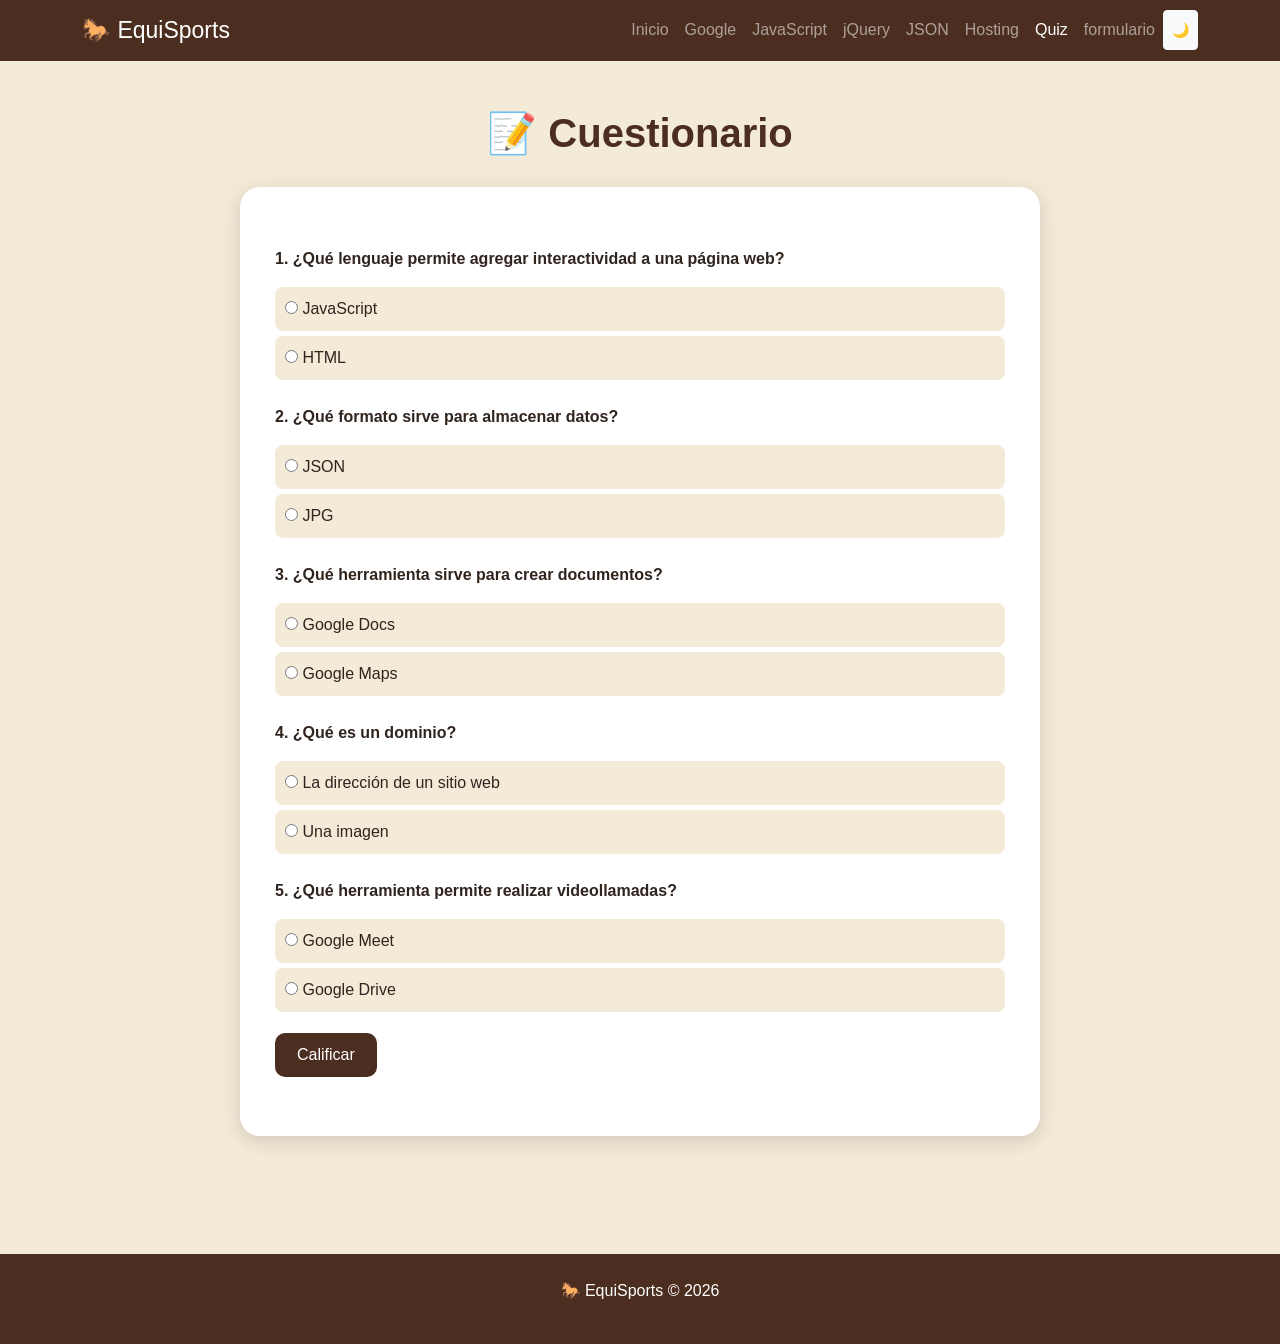
<file: cuestionario.html>
<!DOCTYPE html>
<html lang="es">

<head>

<meta charset="UTF-8">
<meta name="viewport" content="width=device-width, initial-scale=1.0">

<title>Cuestionario | EquiSports</title>

<link href="https://cdn.jsdelivr.net/npm/bootstrap@5.3.3/dist/css/bootstrap.min.css" rel="stylesheet">

<link rel="stylesheet" href="style.css">

</head>

<body>

<nav class="navbar navbar-expand-lg navbar-dark navbar-equi">

<div class="container">

<a class="navbar-brand" href="index.html">🐎 EquiSports</a>

<div class="navbar-nav ms-auto">

<a class="nav-link" href="index.html">Inicio</a>
<a class="nav-link" href="google.html">Google</a>
<a class="nav-link" href="javascript.html">JavaScript</a>
<a class="nav-link" href="jquery.html">jQuery</a>
<a class="nav-link" href="json.html">JSON</a>
<a class="nav-link" href="hosting.html">Hosting</a>
<a class="nav-link active" href="cuestionario.html">Quiz</a>
 <li class="nav-item">
                    <a class="nav-link" href="formularo.html">formulario</a>
                </li>

<button class="btn btn-light btn-sm" onclick="cambiarModo()">🌙</button>

</div>

</div>

</nav>


<section class="container py-5">

<h1 class="text-center titulo">📝 Cuestionario</h1>

<div class="quiz-box">

<form id="quiz">

<p><strong>1. ¿Qué lenguaje permite agregar interactividad a una página web?</strong></p>

<label>
<input type="radio" name="p1" value="1">
JavaScript
</label>

<label>
<input type="radio" name="p1" value="0">
HTML
</label>


<p><strong>2. ¿Qué formato sirve para almacenar datos?</strong></p>

<label>
<input type="radio" name="p2" value="1">
JSON
</label>

<label>
<input type="radio" name="p2" value="0">
JPG
</label>


<p><strong>3. ¿Qué herramienta sirve para crear documentos?</strong></p>

<label>
<input type="radio" name="p3" value="1">
Google Docs
</label>

<label>
<input type="radio" name="p3" value="0">
Google Maps
</label>


<p><strong>4. ¿Qué es un dominio?</strong></p>

<label>
<input type="radio" name="p4" value="1">
La dirección de un sitio web
</label>

<label>
<input type="radio" name="p4" value="0">
Una imagen
</label>


<p><strong>5. ¿Qué herramienta permite realizar videollamadas?</strong></p>

<label>
<input type="radio" name="p5" value="1">
Google Meet
</label>

<label>
<input type="radio" name="p5" value="0">
Google Drive
</label>


<button type="button" class="btn btn-equi mt-3"
onclick="calificar()">

Calificar

</button>

</form>

<h3 id="resultado" class="text-center mt-4"></h3>

</div>

</section>


<footer>
<p>🐎 EquiSports © 2026</p>
</footer>

<script src="https://cdn.jsdelivr.net/npm/bootstrap@5.3.3/dist/js/bootstrap.bundle.min.js"></script>
<script src="script.jse"></script>

</body>
</html>
</file>
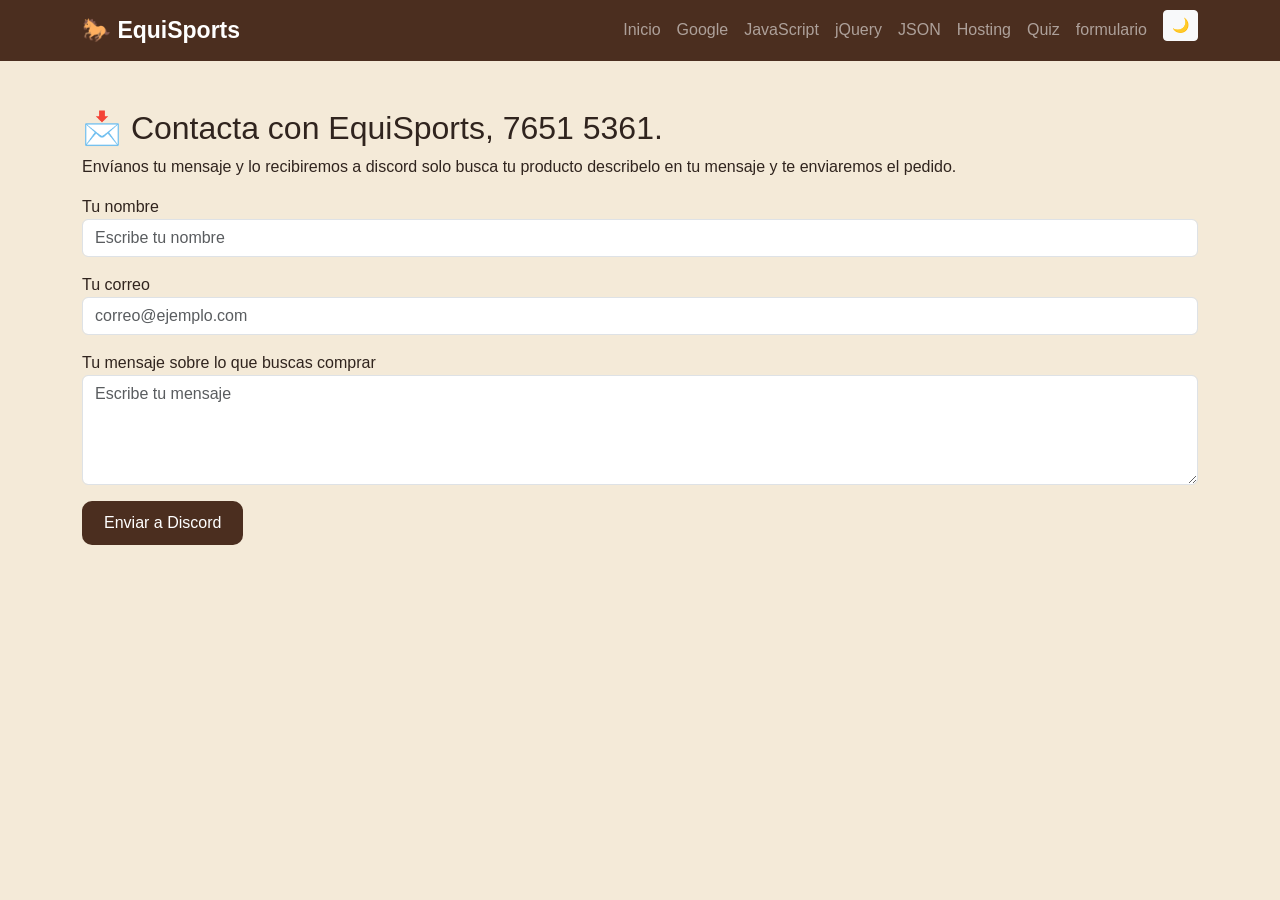
<file: formularo.html>
<!DOCTYPE html>
<html lang="es">
<head>
    <meta charset="UTF-8">
    <meta name="viewport" content="width=device-width, initial-scale=1.0">

    <title>EquiSports | Inicio</title>

    <link href="https://cdn.jsdelivr.net/npm/bootstrap@5.3.3/dist/css/bootstrap.min.css" rel="stylesheet">
    <link rel="stylesheet" href="style.css">
</head>

<body>

<nav class="navbar navbar-expand-lg navbar-dark navbar-equi sticky-top">
    <div class="container">

        <a class="navbar-brand fw-bold" href="index.html">
            🐎 EquiSports
        </a>

        <button class="navbar-toggler" type="button" data-bs-toggle="collapse"
            data-bs-target="#menu">
            <span class="navbar-toggler-icon"></span>
        </button>

        <div class="collapse navbar-collapse" id="menu">

            <ul class="navbar-nav ms-auto">

                <li class="nav-item">
                    <a class="nav-link" href="index.html">Inicio</a>
                </li>

                <li class="nav-item">
                    <a class="nav-link" href="google.html">Google</a>
                </li>

                <li class="nav-item">
                    <a class="nav-link" href="javascript.html">JavaScript</a>
                </li>

                <li class="nav-item">
                    <a class="nav-link" href="jquery.html">jQuery</a>
                </li>

                <li class="nav-item">
                    <a class="nav-link" href="json.html">JSON</a>
                </li>

                <li class="nav-item">
                    <a class="nav-link" href="hosting.html">Hosting</a>
                </li>

                <li class="nav-item">
                    <a class="nav-link" href="cuestionario.html">Quiz</a>
                </li>
                <li class="nav-item">
                    <a class="nav-link" href="formularo.html">formulario</a>
                </li>

                <li class="nav-item">
                    <button class="btn btn-light btn-sm ms-lg-2" onclick="cambiarModo()">
                        🌙
                    </button>
                </li>

            </ul>

        </div>
    </div>
</nav>

<section class="container py-5" id="contacto">
    <div class="formulario-discord">
        <h2>📩 Contacta con EquiSports,  7651 5361.</h2>
        <p>Envíanos tu mensaje y lo recibiremos a discord solo busca tu producto describelo en tu mensaje y te enviaremos el pedido.</p>

        <form id="formDiscord">
            <label for="nombre">Tu nombre</label>
            <input type="text" id="nombre" class="form-control mb-3"
                placeholder="Escribe tu nombre" required>

            <label for="correo">Tu correo</label>
            <input type="email" id="correo" class="form-control mb-3"
                placeholder="correo@ejemplo.com" required>

            <label for="mensaje">Tu mensaje sobre lo que buscas comprar</label>
            <textarea id="mensaje" class="form-control mb-3"
                placeholder="Escribe tu mensaje" rows="4" required></textarea>

            <button type="submit" class="btn btn-equi" id="enviarDiscord">
                Enviar a Discord
            </button>

            <p id="estadoDiscord" class="mt-3" aria-live="polite"></p>
        </form>
    </div>
</section>

<script>
 const URL_WEBHOOK_DISCORD = "https://discord.com/api/webhooks/1559281470080819203/8P0sTyg6Gg2kgyAS3W_nHPSXom25ByNreUrfeAbqssNtHIlbGVbI9Yioq-dviXIBi12Z";

const formularioDiscord = document.getElementById("formDiscord");

if (formularioDiscord) {
    formularioDiscord.addEventListener("submit", async function(evento) {
        evento.preventDefault();

        const nombre = document.getElementById("nombre").value.trim();
        const correo = document.getElementById("correo").value.trim();
        const mensaje = document.getElementById("mensaje").value.trim();
        const estado = document.getElementById("estadoDiscord");
        const boton = document.getElementById("enviarDiscord");

        if (!nombre || !correo || !mensaje) {
            estado.textContent = "Completa todos los campos.";
            return;
        }

        if (URL_WEBHOOK_DISCORD === "PEGA_AQUI_TU_URL_DEL_WEBHOOK") {
            estado.textContent = "Primero configura la URL del webhook.";
            return;
        }

        boton.disabled = true;
        estado.textContent = "Enviando mensaje...";

        try {
            const respuesta = await fetch(URL_WEBHOOK_DISCORD, {
                method: "POST",
                headers: {
                    "Content-Type": "application/json"
                },
                body: JSON.stringify({
                    embeds: [{
                        title: "🐎 Nuevo mensaje de EquiSports",
                        color: 12950875,
                        fields: [
                            { name: "Nombre", value: nombre.slice(0, 200) },
                            { name: "Correo", value: correo.slice(0, 200) },
                            { name: "Mensaje", value: mensaje.slice(0, 1000) }
                        ],
                        footer: { text: "Formulario de EquiSports" }
                    }]
                })
            });

            if (!respuesta.ok) {
                throw new Error("Discord rechazó el mensaje.");
            }

            estado.textContent = "✅ ¡Mensaje enviado a Discord!";
            formularioDiscord.reset();

        } catch (error) {
            estado.textContent =
                "❌ No se pudo enviar. Revisa la URL y la conexión.";
        } finally {
            boton.disabled = false;
        }
    });
}
</script>

</body>
</html>
</file>
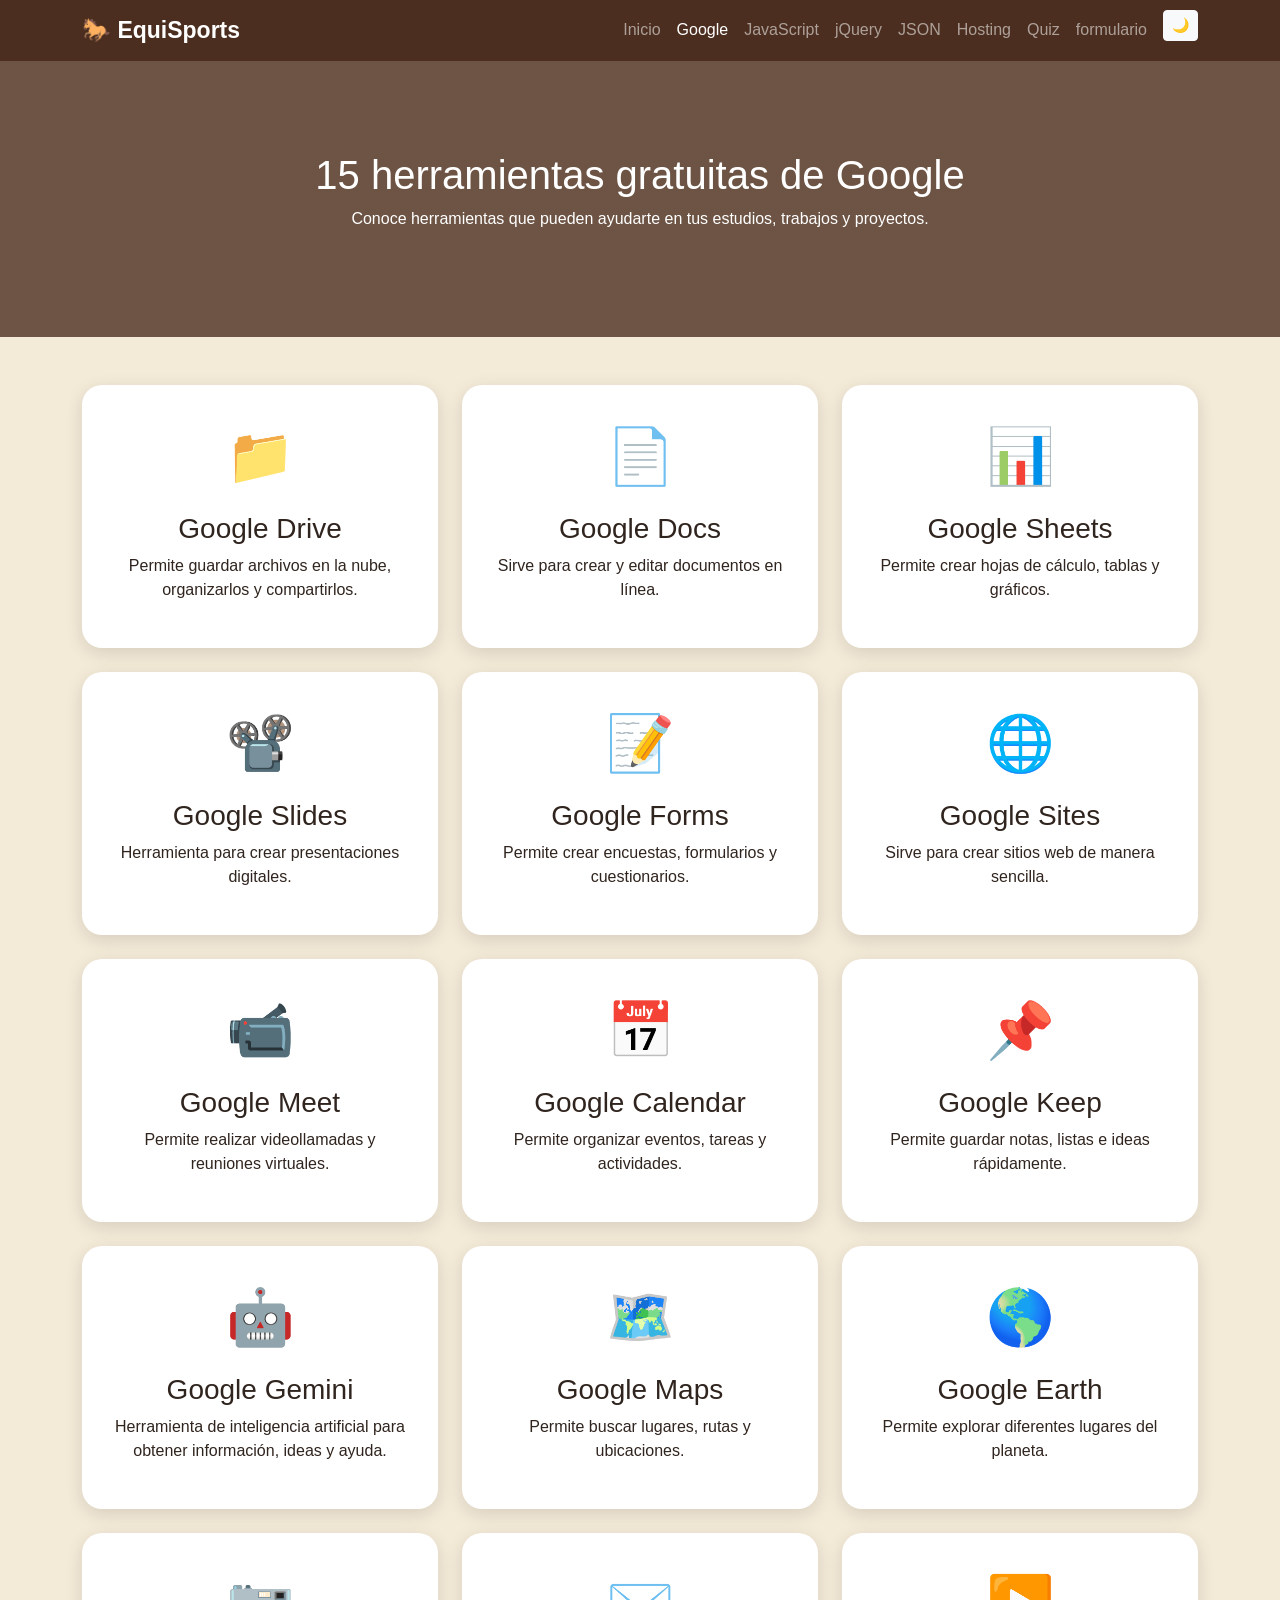
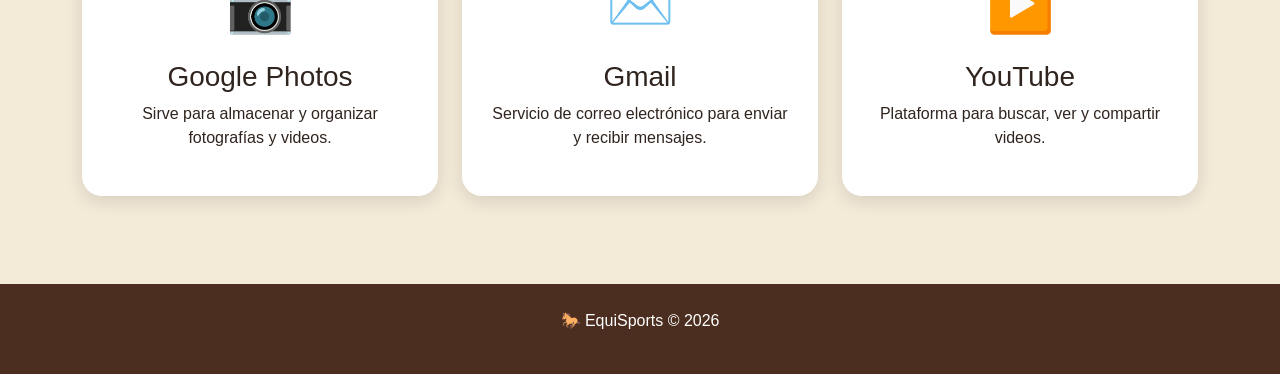
<file: google.html>
<!DOCTYPE html>
<html lang="es">

<head>

    <meta charset="UTF-8">
    <meta name="viewport" content="width=device-width, initial-scale=1.0">

    <title>15 herramientas de Google | EquiSports</title>

    <link href="https://cdn.jsdelivr.net/npm/bootstrap@5.3.3/dist/css/bootstrap.min.css" rel="stylesheet">
    <link rel="stylesheet" href="style.css">

</head>

<body>

<nav class="navbar navbar-expand-lg navbar-dark navbar-equi sticky-top">

    <div class="container">

        <a class="navbar-brand fw-bold" href="index.html">
            🐎 EquiSports
        </a>

        <button class="navbar-toggler" type="button"
            data-bs-toggle="collapse" data-bs-target="#menu">

            <span class="navbar-toggler-icon"></span>

        </button>

        <div class="collapse navbar-collapse" id="menu">

            <ul class="navbar-nav ms-auto">

                <li class="nav-item">
                    <a class="nav-link" href="index.html">Inicio</a>
                </li>

                <li class="nav-item">
                    <a class="nav-link active" href="google.html">Google</a>
                </li>

                <li class="nav-item">
                    <a class="nav-link" href="javascript.html">JavaScript</a>
                </li>

                <li class="nav-item">
                    <a class="nav-link" href="jquery.html">jQuery</a>
                </li>

                <li class="nav-item">
                    <a class="nav-link" href="json.html">JSON</a>
                </li>

                <li class="nav-item">
                    <a class="nav-link" href="hosting.html">Hosting</a>
                </li>

                <li class="nav-item">
                    <a class="nav-link" href="cuestionario.html">Quiz</a>
                </li>
                 <li class="nav-item">
                    <a class="nav-link" href="formularo.html">formulario</a>
                </li>

                <li>
                    <button class="btn btn-light btn-sm ms-lg-2"
                        onclick="cambiarModo()">🌙</button>
                </li>

            </ul>

        </div>

    </div>

</nav>


<section class="hero-google">

    <div class="container text-center">

        <h1>15 herramientas gratuitas de Google</h1>

        <p>
            Conoce herramientas que pueden ayudarte en tus estudios,
            trabajos y proyectos.
        </p>

    </div>

</section>


<section class="container py-5">

    <div class="row g-4">


        <div class="col-md-4">
            <div class="google-card">
                <div class="google-icon">📁</div>
                <h3>Google Drive</h3>
                <p>
                    Permite guardar archivos en la nube, organizarlos
                    y compartirlos.
                </p>
            </div>
        </div>


        <div class="col-md-4">
            <div class="google-card">
                <div class="google-icon">📄</div>
                <h3>Google Docs</h3>
                <p>
                    Sirve para crear y editar documentos en línea.
                </p>
            </div>
        </div>


        <div class="col-md-4">
            <div class="google-card">
                <div class="google-icon">📊</div>
                <h3>Google Sheets</h3>
                <p>
                    Permite crear hojas de cálculo, tablas y gráficos.
                </p>
            </div>
        </div>


        <div class="col-md-4">
            <div class="google-card">
                <div class="google-icon">📽️</div>
                <h3>Google Slides</h3>
                <p>
                    Herramienta para crear presentaciones digitales.
                </p>
            </div>
        </div>


        <div class="col-md-4">
            <div class="google-card">
                <div class="google-icon">📝</div>
                <h3>Google Forms</h3>
                <p>
                    Permite crear encuestas, formularios y cuestionarios.
                </p>
            </div>
        </div>


        <div class="col-md-4">
            <div class="google-card">
                <div class="google-icon">🌐</div>
                <h3>Google Sites</h3>
                <p>
                    Sirve para crear sitios web de manera sencilla.
                </p>
            </div>
        </div>


        <div class="col-md-4">
            <div class="google-card">
                <div class="google-icon">📹</div>
                <h3>Google Meet</h3>
                <p>
                    Permite realizar videollamadas y reuniones virtuales.
                </p>
            </div>
        </div>


        <div class="col-md-4">
            <div class="google-card">
                <div class="google-icon">📅</div>
                <h3>Google Calendar</h3>
                <p>
                    Permite organizar eventos, tareas y actividades.
                </p>
            </div>
        </div>


        <div class="col-md-4">
            <div class="google-card">
                <div class="google-icon">📌</div>
                <h3>Google Keep</h3>
                <p>
                    Permite guardar notas, listas e ideas rápidamente.
                </p>
            </div>
        </div>


        <div class="col-md-4">
            <div class="google-card">
                <div class="google-icon">🤖</div>
                <h3>Google Gemini</h3>
                <p>
                    Herramienta de inteligencia artificial para obtener
                    información, ideas y ayuda.
                </p>
            </div>
        </div>


        <div class="col-md-4">
            <div class="google-card">
                <div class="google-icon">🗺️</div>
                <h3>Google Maps</h3>
                <p>
                    Permite buscar lugares, rutas y ubicaciones.
                </p>
            </div>
        </div>


        <div class="col-md-4">
            <div class="google-card">
                <div class="google-icon">🌎</div>
                <h3>Google Earth</h3>
                <p>
                    Permite explorar diferentes lugares del planeta.
                </p>
            </div>
        </div>


        <div class="col-md-4">
            <div class="google-card">
                <div class="google-icon">📷</div>
                <h3>Google Photos</h3>
                <p>
                    Sirve para almacenar y organizar fotografías y videos.
                </p>
            </div>
        </div>


        <div class="col-md-4">
            <div class="google-card">
                <div class="google-icon">✉️</div>
                <h3>Gmail</h3>
                <p>
                    Servicio de correo electrónico para enviar y recibir
                    mensajes.
                </p>
            </div>
        </div>


        <div class="col-md-4">
            <div class="google-card">
                <div class="google-icon">▶️</div>
                <h3>YouTube</h3>
                <p>
                    Plataforma para buscar, ver y compartir videos.
                </p>
            </div>
        </div>

    </div>

</section>


<footer>
    <p>🐎 EquiSports © 2026</p>
</footer>


<script src="https://cdn.jsdelivr.net/npm/bootstrap@5.3.3/dist/js/bootstrap.bundle.min.js"></script>
<script src="script.jse"></script>

</body>
</html>
</file>
<file: style.css>
:root {

    --cafe: #4B2E1F;
    --cafe-claro: #8B5E3C;
    --beige: #F4EAD8;
    --dorado: #C59B5B;
    --verde: #596B45;
    --oscuro: #30241E;
    --blanco: #FFFFFF;

}


* {
    box-sizing: border-box;
    scroll-behavior: smooth;
}


body {

    margin: 0;

    font-family: Arial, sans-serif;

    background: var(--beige);

    color: var(--oscuro);

    transition: 0.4s;

}


.navbar-equi {

    background: var(--cafe);

}


.navbar-brand {

    font-size: 23px;

}


.nav-link {

    transition: 0.3s;

}


.nav-link:hover {

    color: var(--dorado) !important;

    transform: translateY(-2px);

}


.login-section {

    min-height: 480px;

    display: flex;

    justify-content: center;

    align-items: center;

    background:

    linear-gradient(
        rgba(48,36,30,0.65),
        rgba(48,36,30,0.65)
    ),

    url("https://images.unsplash.com/photo-1553284965-83fd3e82fa5a?auto=format&fit=crop&w=1600&q=85");

    background-size: cover;

    background-position: center;

}


.login-box {

    width: 360px;

    padding: 35px;

    background: rgba(255,255,255,0.96);

    border-radius: 20px;

    text-align: center;

    box-shadow: 0 10px 30px rgba(0,0,0,0.3);

    animation: aparecer 1s;

}


.login-logo {

    font-size: 55px;

}


.btn-equi {

    background: var(--cafe);

    color: white;

    border: none;

    padding: 10px 22px;

    border-radius: 10px;

    transition: 0.3s;

}


.btn-equi:hover {

    background: var(--cafe-claro);

    color: white;

    transform: translateY(-3px);

}


.carousel-img {

    height: 500px;

    object-fit: cover;

}


.carousel-caption {

    background: rgba(0,0,0,0.55);

    border-radius: 15px;

    padding: 15px;

}


.titulo {

    color: var(--cafe);

    font-weight: bold;

}


.texto-principal {

    max-width: 800px;

    margin: auto;

    font-size: 18px;

}


.equi-card {

    border: none;

    border-radius: 18px;

    overflow: hidden;

    box-shadow: 0 5px 20px rgba(0,0,0,0.15);

    transition: 0.4s;

}


.equi-card:hover {

    transform: translateY(-10px);

}


.equi-card img {

    height: 220px;

    object-fit: cover;

}


.google-card {

    height: 100%;

    padding: 30px;

    background: white;

    border-radius: 20px;

    text-align: center;

    box-shadow: 0 5px 18px rgba(0,0,0,0.12);

    transition: 0.4s;

}


.google-card:hover {

    transform: translateY(-8px) scale(1.02);

}


.google-icon {

    font-size: 55px;

    margin-bottom: 15px;

}


.hero-google {

    padding: 90px 20px;

    color: white;

    background:

    linear-gradient(
        rgba(75,46,31,0.8),
        rgba(75,46,31,0.8)
    ),

    url("https://images.unsplash.com/photo-1553284965-83fd3e82fa5a?auto=format&fit=crop&w=1600&q=85");

    background-size: cover;

    background-position: center;

}


.contenido {

    min-height: 600px;

}


.imagen-tema {

    width: 100%;

    max-height: 450px;

    object-fit: cover;

    border-radius: 20px;

    margin: 20px 0;

    box-shadow: 0 8px 25px rgba(0,0,0,0.2);

}


.info-box {

    padding: 30px;

    background: white;

    border-radius: 18px;

    box-shadow: 0 5px 20px rgba(0,0,0,0.1);

}


pre {

    background: #211a16;

    color: #f4ead8;

    padding: 20px;

    border-radius: 15px;

}


.quiz-box {

    max-width: 800px;

    margin: 30px auto;

    padding: 35px;

    background: white;

    border-radius: 20px;

    box-shadow: 0 5px 20px rgba(0,0,0,0.15);

}


.quiz-box p {

    margin-top: 25px;

}


.quiz-box label {

    display: block;

    padding: 10px;

    margin: 5px 0;

    background: #f4ead8;

    border-radius: 8px;

    cursor: pointer;

}


footer {

    text-align: center;

    background: var(--cafe);

    color: white;

    padding: 25px;

    margin-top: 40px;

}


/* ANIMACIÓN */

@keyframes aparecer {

    from {

        opacity: 0;

        transform: translateY(30px);

    }

    to {

        opacity: 1;

        transform: translateY(0);

    }

}


/* MODO OSCURO */

body.modo-oscuro {

    background: #181412;

    color: #eeeeee;

}


body.modo-oscuro .equi-card,
body.modo-oscuro .google-card,
body.modo-oscuro .info-box,
body.modo-oscuro .quiz-box {

    background: #29221e;

    color: white;

}


body.modo-oscuro .titulo {

    color: var(--dorado);

}


body.modo-oscuro .quiz-box label {

    background: #3a302a;

}


body.modo-oscuro .login-box {

    background: #29221e;

    color: white;

}


body.modo-oscuro .login-box input {

    background: #403630;

    color: white;

}


@media (max-width: 768px) {

    .carousel-img {

        height: 350px;

    }

    .login-box {

        width: 90%;

    }

    .navbar-nav {

        text-align: center;

    }

}
</file>
